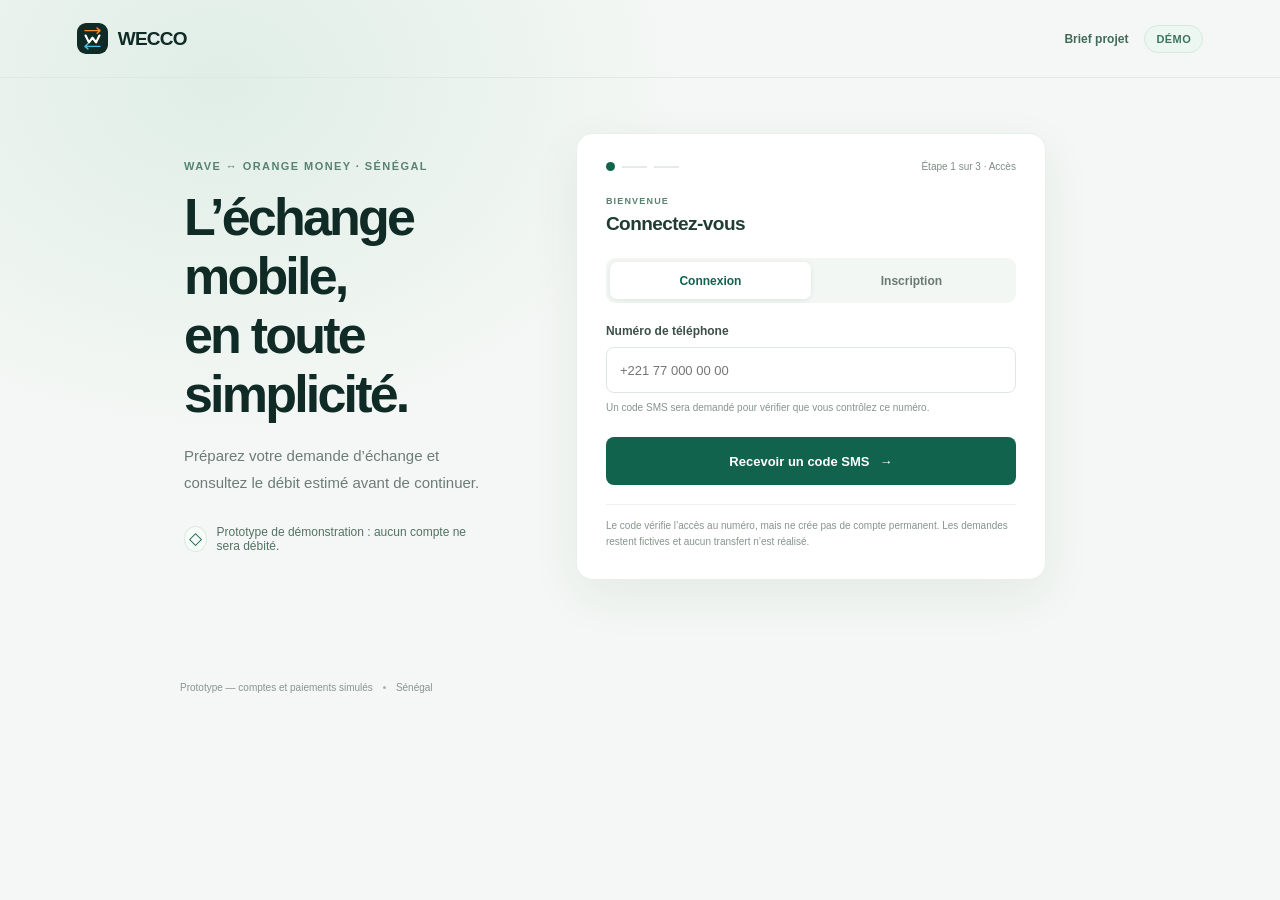
<file: index.html>
<!doctype html>
<html lang="fr">
  <head>
    <meta charset="UTF-8" />
    <meta name="viewport" content="width=device-width, initial-scale=1" />
    <meta name="theme-color" content="#102b25" />
    <meta name="apple-mobile-web-app-capable" content="yes" />
    <meta name="apple-mobile-web-app-status-bar-style" content="default" />
    <meta name="apple-mobile-web-app-title" content="WECCO" />
    <meta
      name="description"
      content="Prototype de demandes d'échange entre portefeuilles mobile money."
    />
    <meta
      name="auth-api-base-url"
      content="https://change-mobile-auth.deurgeunet.workers.dev"
    />
    <title>WECCO — Échange mobile money</title>
    <link rel="manifest" href="manifest.json" />
    <link rel="icon" href="icon.svg?brand=wecco-v2" type="image/svg+xml" />
    <link rel="apple-touch-icon" href="apple-touch-icon.png?brand=wecco-v2" />
    <link rel="stylesheet" href="styles.css" />
    <script src="app.js" defer></script>
  </head>
  <body>
    <header class="topbar">
      <a class="brand" href="#" aria-label="WECCO, accueil">
        <img class="brand-mark" src="icon.svg?brand=wecco-v2" alt="" aria-hidden="true" />
        <span>WECCO</span>
      </a>
      <nav class="topbar-actions" aria-label="Navigation principale">
        <a class="partner-link" href="presentation-partenaire.html">Brief projet</a>
        <button id="logout-button" class="text-button" type="button" hidden>Se déconnecter</button>
        <span class="prototype-badge">Démo</span>
      </nav>
    </header>

    <main class="app-layout">
      <section class="intro app-intro" aria-labelledby="page-title">
        <p class="eyebrow">WAVE ↔ ORANGE MONEY · SÉNÉGAL</p>
        <h1 id="page-title">L’échange mobile,<br />en toute simplicité.</h1>
        <p class="intro-copy">Préparez votre demande d’échange et consultez le débit estimé avant de continuer.</p>
        <div class="trust-note">
          <span class="lock-icon" aria-hidden="true">◇</span>
          <span>Prototype de démonstration : aucun compte ne sera débité.</span>
        </div>
      </section>

      <section class="panel app-panel" aria-label="Parcours WECCO">
        <div id="step-indicator" class="step-indicator" aria-label="Étape 1 sur 3">
          <span class="step-dot is-active"></span><span></span><span></span>
          <p id="step-caption">Étape 1 sur 3 · Accès</p>
        </div>

        <section id="auth-screen" class="app-screen" aria-labelledby="auth-title">
          <div class="panel-heading">
            <div>
              <p class="step-label">BIENVENUE</p>
              <h2 id="auth-title">Connectez-vous</h2>
            </div>
          </div>
          <div class="auth-tabs" role="tablist" aria-label="Connexion ou inscription">
            <button id="login-tab" class="auth-tab is-selected" type="button" role="tab" aria-selected="true" aria-controls="login-form">Connexion</button>
            <button id="signup-tab" class="auth-tab" type="button" role="tab" aria-selected="false" aria-controls="signup-form">Inscription</button>
          </div>

          <form id="login-form" class="auth-form">
            <label for="login-phone">Numéro de téléphone</label>
            <input id="login-phone" name="phone" type="tel" inputmode="tel" autocomplete="tel" placeholder="+221 77 000 00 00" required />
            <p class="field-hint">Un code SMS sera demandé pour vérifier que vous contrôlez ce numéro.</p>
            <button class="submit-button" type="submit">Recevoir un code SMS <span aria-hidden="true">→</span></button>
          </form>

          <form id="signup-form" class="auth-form" hidden>
            <label for="first-name">Prénom</label>
            <input id="first-name" name="firstName" type="text" autocomplete="given-name" maxlength="60" required />
            <label for="last-name">Nom</label>
            <input id="last-name" name="lastName" type="text" autocomplete="family-name" maxlength="60" required />
            <label for="signup-phone">Numéro de téléphone</label>
            <input id="signup-phone" name="phone" type="tel" inputmode="tel" autocomplete="tel" placeholder="+221 77 000 00 00" required />
            <fieldset class="channel-fieldset">
              <legend>Recevoir le code par</legend>
              <label><input type="radio" name="channel" value="sms" checked /> SMS</label>
              <label><input type="radio" name="channel" value="whatsapp" /> WhatsApp</label>
            </fieldset>
            <p class="field-hint">Un code à usage unique sera envoyé pour confirmer que vous avez accès à ce numéro.</p>
            <button class="submit-button" type="submit">Recevoir mon code <span aria-hidden="true">→</span></button>
          </form>
          <form id="verification-form" class="auth-form" hidden>
            <p id="verification-destination" class="verification-destination"></p>
            <label for="verification-code">Code de confirmation</label>
            <input id="verification-code" name="code" type="text" inputmode="numeric" autocomplete="one-time-code" pattern="[0-9]{4,10}" maxlength="10" placeholder="Saisissez le code reçu" required />
            <button id="confirm-code" class="submit-button" type="submit">Confirmer mon numéro →</button>
            <div class="verification-actions">
              <button id="resend-code" class="text-button" type="button">Renvoyer le code</button>
              <button id="change-phone" class="text-button" type="button">Modifier le numéro</button>
            </div>
          </form>
          <p id="auth-error" class="form-message error-message" role="alert"></p>
          <p class="demo-notice">Le code vérifie l’accès au numéro, mais ne crée pas de compte permanent. Les demandes restent fictives et aucun transfert n’est réalisé.</p>
        </section>

        <section id="direction-screen" class="app-screen" aria-labelledby="direction-title" hidden>
          <div class="panel-heading">
            <div>
              <p class="step-label">NOUVEL ÉCHANGE</p>
              <h2 id="direction-title">Choisissez le sens du change</h2>
            </div>
            <span class="step-number">01</span>
          </div>
          <fieldset class="wallet-fieldset route-fieldset">
            <legend>Je veux échanger</legend>
            <label class="route-option">
              <input type="radio" name="route" value="wave-orange" checked />
              <span class="route-card">
                <span class="wallet-logo wave-logo" aria-hidden="true">W</span><strong>Wave</strong>
                <span class="route-arrow" aria-hidden="true">→</span>
                <span class="wallet-logo orange-logo" aria-hidden="true">O</span><strong>Orange Money</strong>
              </span>
            </label>
            <label class="route-option">
              <input type="radio" name="route" value="orange-wave" />
              <span class="route-card">
                <span class="wallet-logo orange-logo" aria-hidden="true">O</span><strong>Orange Money</strong>
                <span class="route-arrow" aria-hidden="true">→</span>
                <span class="wallet-logo wave-logo" aria-hidden="true">W</span><strong>Wave</strong>
              </span>
            </label>
          </fieldset>
          <p class="field-hint">Le premier portefeuille sera celui depuis lequel le montant sera envoyé.</p>
          <button id="to-details" class="submit-button" type="button">Suivant <span aria-hidden="true">→</span></button>
          <button id="logout-from-route" class="secondary-button" type="button">Retour à la connexion</button>
        </section>

        <section id="details-screen" class="app-screen" aria-labelledby="details-title" hidden>
          <div class="panel-heading">
            <div>
              <p class="step-label">DÉTAILS DE L’ÉCHANGE</p>
              <h2 id="details-title">Préparez votre transfert</h2>
            </div>
            <span class="step-number">02</span>
          </div>
          <p id="route-summary" class="route-summary"></p>
          <form id="exchange-form">
            <fieldset class="wallet-fieldset number-choice-fieldset">
              <legend>Numéro du portefeuille de départ</legend>
              <label class="number-choice">
                <input type="radio" name="numberChoice" value="registered" checked />
                <span>Mon numéro inscrit <strong id="registered-phone-label"></strong></span>
              </label>
              <label class="number-choice">
                <input type="radio" name="numberChoice" value="alternate" />
                <span>Utiliser un autre numéro</span>
              </label>
            </fieldset>
            <div id="alternate-phone-wrap" hidden>
              <label for="alternate-phone">Autre numéro du portefeuille de départ</label>
              <input id="alternate-phone" name="alternatePhone" type="tel" inputmode="tel" autocomplete="tel" placeholder="+221 77 000 00 00" />
            </div>

            <div class="wallet-selected">
              <span class="wallet-logo" id="source-wallet-logo" aria-hidden="true">W</span>
              <span>Portefeuille de départ</span>
              <strong id="source-wallet-name">Wave</strong>
            </div>

            <label for="destination-phone">Numéro du portefeuille qui recevra le change</label>
            <input id="destination-phone" name="destinationPhone" type="tel" inputmode="tel" autocomplete="tel" placeholder="+221 77 000 00 00" required />

            <label for="amount">Montant que le bénéficiaire doit recevoir</label>
            <div class="amount-wrap">
              <input id="amount" name="amount" type="number" min="1" step="1" inputmode="numeric" placeholder="Ex. 10 000" required />
              <span class="currency-label">FCFA</span>
            </div>
            <div class="fee-estimate" aria-live="polite">
              <span>Frais de service estimés</span>
              <strong id="fee-amount">Saisissez un montant</strong>
              <p id="fee-note">Gratuit en dessous de 2 000 FCFA. À partir de 2 000 FCFA : 1 %.</p>
              <span>Débit total estimé</span>
              <strong id="total-debit">Saisissez un montant</strong>
              <p class="fee-recipient">Estimation de démonstration. Aucun débit ni transfert réel.</p>
            </div>
            <p class="field-hint">Les frais sont ajoutés au montant demandé. L’arrondi et le débit réel devront être validés avec le prestataire.</p>
            <p id="form-error" class="form-message error-message" role="alert"></p>
            <div class="button-row">
              <button id="back-to-direction" class="secondary-button" type="button">Retour</button>
              <button class="submit-button" type="submit">Voir le récapitulatif <span aria-hidden="true">→</span></button>
            </div>
          </form>
        </section>

        <section id="confirmation-screen" class="app-screen" aria-labelledby="confirmation-title" aria-live="polite" hidden>
          <div class="request-icon" aria-hidden="true">✓</div>
          <p class="step-label">RÉCAPITULATIF DE DÉMONSTRATION</p>
          <h2 id="confirmation-title">Vérifiez votre demande</h2>
          <p id="request-summary" class="confirmation-summary"></p>
          <p class="request-warning">Cette demande est fictive : aucun paiement ni transfert n’a été effectué.</p>
          <button id="new-exchange" class="submit-button" type="button">Préparer un autre échange</button>
        </section>
      </section>

      <footer class="page-footer">
        <span>Prototype — comptes et paiements simulés</span>
        <span class="footer-dot" aria-hidden="true"></span>
        <span>Sénégal</span>
      </footer>
    </main>

    <script>
      if ("serviceWorker" in navigator && location.protocol !== "file:") {
        window.addEventListener("load", () => {
          navigator.serviceWorker.register("./service-worker.js");
        });
      }
    </script>
  </body>
</html>
</file>
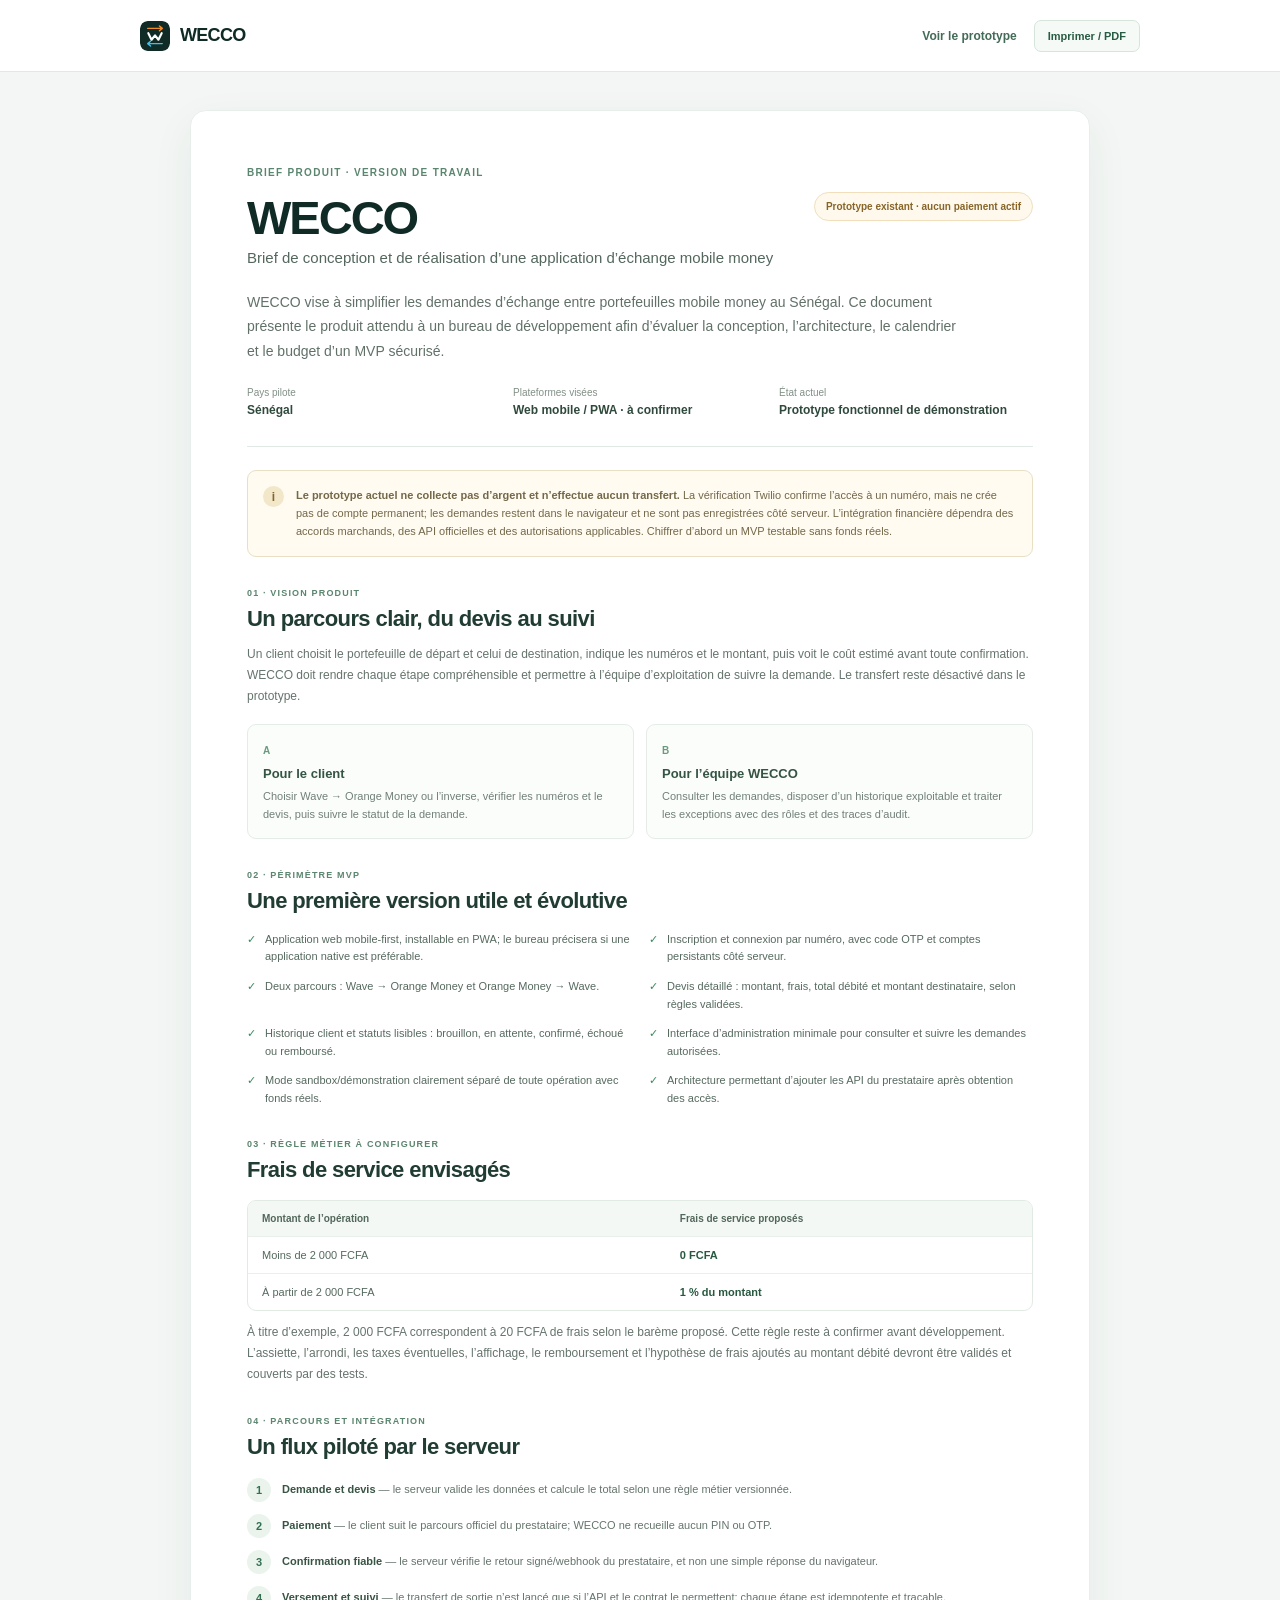
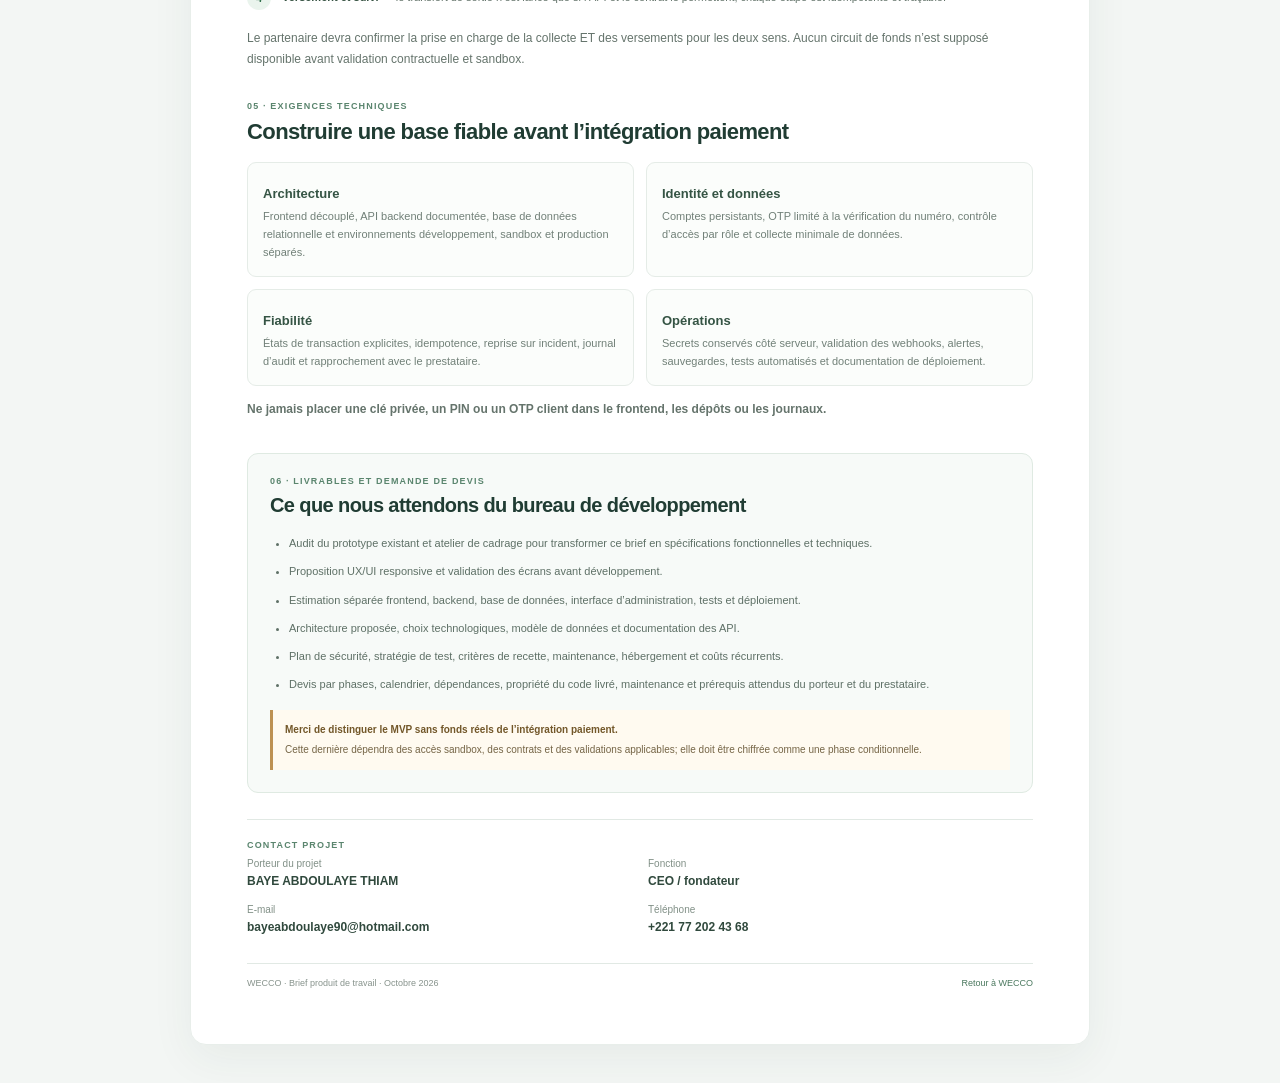
<file: presentation-partenaire.html>
<!doctype html>
<html lang="fr">
  <head>
    <meta charset="UTF-8" />
    <meta name="viewport" content="width=device-width, initial-scale=1" />
    <meta name="theme-color" content="#102b25" />
    <meta
      name="description"
      content="Brief produit WECCO destiné à un bureau de développement d’applications : vision, périmètre MVP, parcours et exigences techniques."
    />
    <title>WECCO — Brief produit pour bureau de développement</title>
    <link rel="icon" href="icon.svg?brand=wecco-v2" type="image/svg+xml" />
    <link rel="stylesheet" href="presentation.css" />
  </head>
  <body>
    <header class="document-header">
      <a class="brand" href="index.html">
        <img class="brand-mark" src="icon.svg?brand=wecco-v2" alt="" aria-hidden="true" />
        <span>WECCO</span>
      </a>
      <div class="header-actions">
        <a class="back-link" href="index.html">Voir le prototype</a>
        <button class="print-button" type="button" onclick="window.print()">
          Imprimer / PDF
        </button>
      </div>
    </header>

    <main class="document">
      <section class="hero">
        <p class="eyebrow">BRIEF PRODUIT · VERSION DE TRAVAIL</p>
        <div class="hero-title-row">
          <div>
            <h1>WECCO</h1>
            <p class="subtitle">Brief de conception et de réalisation d’une application d’échange mobile money</p>
          </div>
          <span class="status-badge">Prototype existant · aucun paiement actif</span>
        </div>
        <p class="hero-copy">
          WECCO vise à simplifier les demandes d’échange entre portefeuilles
          mobile money au Sénégal. Ce document présente le produit attendu à
          un bureau de développement afin d’évaluer la conception, l’architecture,
          le calendrier et le budget d’un MVP sécurisé.
        </p>
        <div class="hero-facts">
          <div><span>Pays pilote</span><strong>Sénégal</strong></div>
          <div><span>Plateformes visées</span><strong>Web mobile / PWA · à confirmer</strong></div>
          <div><span>État actuel</span><strong>Prototype fonctionnel de démonstration</strong></div>
        </div>
      </section>

      <section class="notice" aria-label="Statut important">
        <span class="notice-mark" aria-hidden="true">i</span>
        <p>
          <strong>Le prototype actuel ne collecte pas d’argent et n’effectue aucun transfert.</strong>
          La vérification Twilio confirme l’accès à un numéro, mais ne crée pas
          de compte permanent; les demandes restent dans le navigateur et ne
          sont pas enregistrées côté serveur. L’intégration financière dépendra
          des accords marchands, des API officielles et des autorisations
          applicables. Chiffrer d’abord un MVP testable sans fonds réels.
        </p>
      </section>

      <section class="content-section">
        <p class="section-kicker">01 · VISION PRODUIT</p>
        <h2>Un parcours clair, du devis au suivi</h2>
        <p>
          Un client choisit le portefeuille de départ et celui de destination,
          indique les numéros et le montant, puis voit le coût estimé avant
          toute confirmation. WECCO doit rendre chaque étape compréhensible et
          permettre à l’équipe d’exploitation de suivre la demande. Le transfert
          reste désactivé dans le prototype.
        </p>
        <div class="two-cards">
          <article class="info-card">
            <span class="card-number">A</span>
            <h3>Pour le client</h3>
            <p>Choisir Wave → Orange Money ou l’inverse, vérifier les numéros et le devis, puis suivre le statut de la demande.</p>
          </article>
          <article class="info-card">
            <span class="card-number">B</span>
            <h3>Pour l’équipe WECCO</h3>
            <p>Consulter les demandes, disposer d’un historique exploitable et traiter les exceptions avec des rôles et des traces d’audit.</p>
          </article>
        </div>
      </section>

      <section class="content-section">
        <p class="section-kicker">02 · PÉRIMÈTRE MVP</p>
        <h2>Une première version utile et évolutive</h2>
        <div class="scope-grid">
          <div class="scope-item"><span class="check">✓</span><span>Application web mobile-first, installable en PWA; le bureau précisera si une application native est préférable.</span></div>
          <div class="scope-item"><span class="check">✓</span><span>Inscription et connexion par numéro, avec code OTP et comptes persistants côté serveur.</span></div>
          <div class="scope-item"><span class="check">✓</span><span>Deux parcours : Wave → Orange Money et Orange Money → Wave.</span></div>
          <div class="scope-item"><span class="check">✓</span><span>Devis détaillé : montant, frais, total débité et montant destinataire, selon règles validées.</span></div>
          <div class="scope-item"><span class="check">✓</span><span>Historique client et statuts lisibles : brouillon, en attente, confirmé, échoué ou remboursé.</span></div>
          <div class="scope-item"><span class="check">✓</span><span>Interface d’administration minimale pour consulter et suivre les demandes autorisées.</span></div>
          <div class="scope-item"><span class="check">✓</span><span>Mode sandbox/démonstration clairement séparé de toute opération avec fonds réels.</span></div>
          <div class="scope-item"><span class="check">✓</span><span>Architecture permettant d’ajouter les API du prestataire après obtention des accès.</span></div>
        </div>
      </section>

      <section class="content-section">
        <p class="section-kicker">03 · RÈGLE MÉTIER À CONFIGURER</p>
        <h2>Frais de service envisagés</h2>
        <div class="fee-table" role="table" aria-label="Barème de frais proposé">
          <div class="fee-row fee-head" role="row">
            <span role="columnheader">Montant de l’opération</span>
            <span role="columnheader">Frais de service proposés</span>
          </div>
          <div class="fee-row" role="row">
            <span role="cell">Moins de 2 000 FCFA</span>
            <strong role="cell">0 FCFA</strong>
          </div>
          <div class="fee-row" role="row">
            <span role="cell">À partir de 2 000 FCFA</span>
            <strong role="cell">1 % du montant</strong>
          </div>
        </div>
        <p class="small-note">
          À titre d’exemple, 2 000 FCFA correspondent à 20 FCFA de frais selon
          le barème proposé. Cette règle reste à confirmer avant développement.
          L’assiette, l’arrondi, les taxes éventuelles, l’affichage, le
          remboursement et l’hypothèse de frais ajoutés au montant débité
          devront être validés et couverts par des tests.
        </p>
      </section>

      <section class="content-section">
        <p class="section-kicker">04 · PARCOURS ET INTÉGRATION</p>
        <h2>Un flux piloté par le serveur</h2>
        <ol class="flow-list">
          <li><span>1</span><p><strong>Demande et devis</strong> — le serveur valide les données et calcule le total selon une règle métier versionnée.</p></li>
          <li><span>2</span><p><strong>Paiement</strong> — le client suit le parcours officiel du prestataire; WECCO ne recueille aucun PIN ou OTP.</p></li>
          <li><span>3</span><p><strong>Confirmation fiable</strong> — le serveur vérifie le retour signé/webhook du prestataire, et non une simple réponse du navigateur.</p></li>
          <li><span>4</span><p><strong>Versement et suivi</strong> — le transfert de sortie n’est lancé que si l’API et le contrat le permettent; chaque étape est idempotente et traçable.</p></li>
        </ol>
        <p class="small-note">
          Le partenaire devra confirmer la prise en charge de la collecte ET
          des versements pour les deux sens. Aucun circuit de fonds n’est
          supposé disponible avant validation contractuelle et sandbox.
        </p>
      </section>

      <section class="content-section">
        <p class="section-kicker">05 · EXIGENCES TECHNIQUES</p>
        <h2>Construire une base fiable avant l’intégration paiement</h2>
        <div class="security-grid">
          <article><h3>Architecture</h3><p>Frontend découplé, API backend documentée, base de données relationnelle et environnements développement, sandbox et production séparés.</p></article>
          <article><h3>Identité et données</h3><p>Comptes persistants, OTP limité à la vérification du numéro, contrôle d’accès par rôle et collecte minimale de données.</p></article>
          <article><h3>Fiabilité</h3><p>États de transaction explicites, idempotence, reprise sur incident, journal d’audit et rapprochement avec le prestataire.</p></article>
          <article><h3>Opérations</h3><p>Secrets conservés côté serveur, validation des webhooks, alertes, sauvegardes, tests automatisés et documentation de déploiement.</p></article>
        </div>
        <p class="warning-line">
          Ne jamais placer une clé privée, un PIN ou un OTP client dans le frontend, les dépôts ou les journaux.
        </p>
      </section>

      <section class="partner-request">
        <p class="section-kicker">06 · LIVRABLES ET DEMANDE DE DEVIS</p>
        <h2>Ce que nous attendons du bureau de développement</h2>
        <ul>
          <li>Audit du prototype existant et atelier de cadrage pour transformer ce brief en spécifications fonctionnelles et techniques.</li>
          <li>Proposition UX/UI responsive et validation des écrans avant développement.</li>
          <li>Estimation séparée frontend, backend, base de données, interface d’administration, tests et déploiement.</li>
          <li>Architecture proposée, choix technologiques, modèle de données et documentation des API.</li>
          <li>Plan de sécurité, stratégie de test, critères de recette, maintenance, hébergement et coûts récurrents.</li>
          <li>Devis par phases, calendrier, dépendances, propriété du code livré, maintenance et prérequis attendus du porteur et du prestataire.</li>
        </ul>
        <div class="decision-note">
          <strong>Merci de distinguer le MVP sans fonds réels de l’intégration paiement.</strong>
          Cette dernière dépendra des accès sandbox, des contrats et des validations
          applicables; elle doit être chiffrée comme une phase conditionnelle.
        </div>
      </section>

      <section class="contact-block">
        <p class="section-kicker">CONTACT PROJET</p>
        <div class="contact-grid">
          <div><span>Porteur du projet</span><strong>BAYE ABDOULAYE THIAM</strong></div>
          <div><span>Fonction</span><strong>CEO / fondateur</strong></div>
          <div><span>E-mail</span><strong>bayeabdoulaye90@hotmail.com</strong></div>
          <div><span>Téléphone</span><strong>+221 77 202 43 68</strong></div>
        </div>
      </section>

      <footer class="document-footer">
        <span>WECCO · Brief produit de travail · Octobre 2026</span>
        <a href="index.html">Retour à WECCO</a>
      </footer>
    </main>
  </body>
</html>
</file>
<file: styles.css>
:root {
  color-scheme: light;
  font-family: "Segoe UI", sans-serif;
  color: #17352e;
  background: #f4f7f5;
  font-synthesis: none;
  text-rendering: optimizeLegibility;
  --green: #11634d;
  --dark-green: #102b25;
  --muted: #75827d;
  --line: #e4eae6;
}

* {
  box-sizing: border-box;
}

body {
  min-width: 320px;
  min-height: 100vh;
  margin: 0;
  background:
    radial-gradient(ellipse at 17% 9%, rgba(209, 231, 220, 0.58), transparent 29rem),
    #f4f7f5;
}

button,
input,
select {
  font: inherit;
}

.topbar {
  height: 78px;
  padding: 0 clamp(22px, 6vw, 92px);
  display: flex;
  align-items: center;
  justify-content: space-between;
  border-bottom: 1px solid rgba(222, 231, 225, 0.8);
}

.brand {
  display: inline-flex;
  align-items: center;
  gap: 10px;
  color: var(--dark-green);
  font-family: "Segoe UI", sans-serif;
  font-size: 19px;
  font-weight: 800;
  letter-spacing: -0.8px;
  text-decoration: none;
}

.brand-mark {
  width: 31px;
  height: 31px;
  display: block;
  border-radius: 9px;
}

.brand-light {
  color: var(--green);
}

.prototype-badge {
  padding: 7px 11px;
  border: 1px solid #d7e9df;
  border-radius: 30px;
  color: #3b755e;
  background: #edf7f1;
  font-size: 11px;
  font-weight: 700;
  letter-spacing: 0.04em;
  text-transform: uppercase;
}

.topbar-actions {
  display: flex;
  align-items: center;
  gap: 16px;
}

.partner-link {
  color: #416b58;
  font-size: 12px;
  font-weight: 600;
  text-decoration: none;
}

.partner-link:hover {
  color: var(--green);
  text-decoration: underline;
}

.layout {
  width: min(1060px, calc(100% - 44px));
  margin: 0 auto;
  display: grid;
  grid-template-columns: minmax(0, 1fr) minmax(390px, 470px);
  column-gap: clamp(42px, 8vw, 112px);
  align-items: start;
  padding: 75px 0 32px;
}

.intro {
  padding: 46px 0 0 4px;
}

.eyebrow,
.step-label {
  margin: 0 0 16px;
  color: #58836e;
  font-size: 11px;
  font-weight: 700;
  letter-spacing: 0.13em;
}

h1,
h2,
p {
  margin-top: 0;
}

h1 {
  margin-bottom: 20px;
  color: var(--dark-green);
  font-family: "Segoe UI", sans-serif;
  font-size: clamp(36px, 4.2vw, 52px);
  font-weight: 700;
  letter-spacing: -2.8px;
  line-height: 1.13;
}

.intro-copy {
  max-width: 415px;
  margin-bottom: 29px;
  color: #6d7c76;
  font-size: 15px;
  line-height: 1.75;
}

.trust-note {
  display: flex;
  align-items: center;
  gap: 10px;
  color: #547266;
  font-size: 12px;
}

.lock-icon {
  width: 26px;
  height: 26px;
  display: grid;
  place-items: center;
  border: 1px solid #dce9e1;
  border-radius: 50%;
  background: #f8fcf9;
  color: var(--green);
  font-size: 17px;
}

.panel {
  padding: 27px 29px 30px;
  border: 1px solid #e9efeb;
  border-radius: 17px;
  background: #fff;
  box-shadow: 0 16px 50px rgba(28, 64, 48, 0.07);
}

.panel-heading {
  display: flex;
  align-items: flex-start;
  justify-content: space-between;
  margin-bottom: 23px;
}

.panel-heading .step-label {
  margin-bottom: 7px;
  font-size: 9px;
}

h2 {
  margin-bottom: 0;
  color: #203c33;
  font-family: "Segoe UI", sans-serif;
  font-size: 19px;
  letter-spacing: -0.55px;
}

.step-number {
  color: #c6d5cc;
  font-family: "Segoe UI", sans-serif;
  font-size: 20px;
  font-weight: 700;
}

form > label,
.wallet-fieldset legend {
  display: block;
  margin-bottom: 9px;
  color: #3c5048;
  font-size: 12px;
  font-weight: 600;
}

select,
input[type="tel"],
input[type="number"] {
  width: 100%;
  min-height: 46px;
  padding: 0 13px;
  border: 1px solid #dfe7e2;
  border-radius: 8px;
  outline: none;
  background-color: #fff;
  color: #273e35;
  font-size: 13px;
  transition: border-color 0.15s, box-shadow 0.15s;
}

select:focus,
input:focus {
  border-color: #58a080;
  box-shadow: 0 0 0 3px rgba(17, 99, 77, 0.09);
}

.wallet-fieldset {
  min-width: 0;
  margin: 19px 0 0;
  padding: 0;
  border: 0;
}

.wallet-fieldset legend {
  padding: 0;
}

.wallet-options {
  display: grid;
  grid-template-columns: 1fr 1fr;
  gap: 10px;
}

.wallet-option {
  position: relative;
  cursor: pointer;
}

.wallet-option input {
  position: absolute;
  width: 1px;
  height: 1px;
  opacity: 0;
}

.wallet-card {
  min-height: 58px;
  display: flex;
  align-items: center;
  gap: 9px;
  padding: 9px;
  border: 1px solid #e4eae6;
  border-radius: 9px;
  color: #475950;
  font-size: 11px;
  font-weight: 600;
  transition: border-color 0.15s, background 0.15s;
}

.wallet-option input:checked + .wallet-card {
  border-color: #66a587;
  background: #f4faf6;
  box-shadow: inset 0 0 0 1px #66a587;
}

.wallet-option input:focus-visible + .wallet-card {
  outline: 3px solid rgba(17, 99, 77, 0.18);
}

.wallet-logo {
  width: 29px;
  height: 29px;
  display: grid;
  place-items: center;
  border-radius: 8px;
  font-family: "Segoe UI", sans-serif;
  font-size: 16px;
  font-weight: 800;
}

.wave-logo {
  background: #e7f7fa;
  color: #008da7;
}

.orange-logo {
  background: #fff1e5;
  color: #f27612;
}

.direction-row {
  height: 30px;
  display: grid;
  grid-template-columns: 1fr 30px 1fr;
  align-items: center;
  margin: 1px 0 0;
}

.direction-row span:first-child,
.direction-row span:last-child {
  height: 1px;
  background: #edf1ee;
}

.direction-icon {
  width: 25px;
  height: 25px;
  display: grid;
  place-items: center;
  justify-self: center;
  border: 1px solid #e2ebe5;
  border-radius: 50%;
  background: white;
  color: #53816b;
  font-size: 14px;
}

.destination-fieldset {
  margin-top: 0;
}

.amount-wrap {
  position: relative;
}

.amount-wrap input {
  padding-right: 76px;
  appearance: textfield;
}

.amount-wrap input::-webkit-inner-spin-button,
.amount-wrap input::-webkit-outer-spin-button {
  margin: 0;
  appearance: none;
}

.currency-label {
  position: absolute;
  top: 50%;
  right: 13px;
  color: #7b8982;
  font-size: 11px;
  transform: translateY(-50%);
}

.field-hint {
  margin: 7px 0 18px;
  color: #87948d;
  font-size: 10px;
  line-height: 1.5;
}

.fee-estimate {
  display: grid;
  grid-template-columns: 1fr auto;
  gap: 4px 10px;
  align-items: center;
  margin-top: 11px;
  padding: 11px 12px;
  border: 1px solid #e1ebe4;
  border-radius: 8px;
  background: #f7faf8;
  color: #52675c;
  font-size: 11px;
}

.fee-estimate strong {
  color: #23543f;
  font-size: 12px;
}

.fee-estimate p {
  grid-column: 1 / -1;
  margin: 0;
  color: #849087;
  font-size: 10px;
  line-height: 1.5;
}

.fee-estimate .fee-recipient {
  padding-top: 7px;
  border-top: 1px solid #e5ece7;
  color: #52675c;
}

.fee-recipient strong {
  font-size: inherit;
}

.submit-button {
  width: 100%;
  min-height: 48px;
  display: flex;
  align-items: center;
  justify-content: center;
  gap: 10px;
  margin-top: 22px;
  border: 0;
  border-radius: 8px;
  background: var(--green);
  color: white;
  cursor: pointer;
  font-size: 13px;
  font-weight: 700;
  transition: background 0.15s, transform 0.15s;
}

.submit-button:hover {
  background: #0e563f;
}

.submit-button:active {
  transform: translateY(1px);
}

.form-message {
  min-height: 0;
  margin: 0;
  font-size: 12px;
}

.error-message:not(:empty) {
  margin-top: 11px;
  color: #b43d32;
}

.request-section {
  grid-column: 1 / -1;
  margin-top: 26px;
}

.request-card {
  display: flex;
  align-items: flex-start;
  gap: 15px;
  padding: 20px;
  border: 1px solid #dcece1;
  border-radius: 12px;
  background: #f8fcf9;
}

.request-icon {
  width: 33px;
  height: 33px;
  flex: 0 0 auto;
  display: grid;
  place-items: center;
  border-radius: 50%;
  background: #e1f2e7;
  color: #23794c;
  font-weight: 700;
}

.request-content .step-label {
  margin-bottom: 6px;
  font-size: 9px;
}

.request-content h2 {
  margin-bottom: 8px;
}

.request-content p {
  margin-bottom: 0;
  color: #61746a;
  font-size: 12px;
  line-height: 1.6;
}

.request-content .request-warning {
  margin-top: 6px;
  color: #8b6b32;
}

.page-footer {
  grid-column: 1 / -1;
  display: flex;
  align-items: center;
  gap: 10px;
  margin: 57px 0 0;
  color: #89958f;
  font-size: 10px;
}

.footer-dot {
  width: 3px;
  height: 3px;
  border-radius: 50%;
  background: #a6b4ac;
}

@media (max-width: 760px) {
  .topbar {
    height: 66px;
    padding: 0 20px;
  }

  .topbar-actions {
    gap: 9px;
  }

  .partner-link {
    font-size: 11px;
  }

  .prototype-badge {
    padding: 6px 8px;
    font-size: 9px;
  }

  .layout {
    width: min(500px, calc(100% - 32px));
    grid-template-columns: 1fr;
    gap: 25px;
    padding: 35px 0 24px;
  }

  .intro {
    padding: 0 3px;
  }

  .eyebrow {
    margin-bottom: 10px;
  }

  h1 {
    margin-bottom: 12px;
    font-size: clamp(34px, 9vw, 43px);
    letter-spacing: -2px;
  }

  .intro-copy {
    margin-bottom: 15px;
    font-size: 13px;
    line-height: 1.6;
  }

  .panel {
    padding: 23px 20px 24px;
  }

  .request-section,
  .page-footer {
    grid-column: 1;
  }

  .page-footer {
    flex-wrap: wrap;
    margin-top: 10px;
    line-height: 1.7;
  }
}

@media (max-width: 370px) {
  .panel {
    padding-right: 15px;
    padding-left: 15px;
  }

  .wallet-card {
    gap: 6px;
    padding: 7px;
    font-size: 10px;
  }
}

[hidden] {
  display: none !important;
}

.app-layout {
  width: min(920px, calc(100% - 40px));
  margin: 0 auto;
  display: grid;
  grid-template-columns: minmax(0, 0.85fr) minmax(360px, 470px);
  gap: clamp(30px, 7vw, 90px);
  align-items: center;
  padding: 55px 0 30px;
}

.app-intro {
  padding-top: 0;
}

.app-panel {
  width: 100%;
}

.step-indicator {
  display: flex;
  align-items: center;
  gap: 7px;
  margin-bottom: 24px;
}

.step-indicator > span:not(.step-dot) {
  width: 25px;
  height: 2px;
  background: #e5ece7;
}

.step-dot {
  width: 9px;
  height: 9px;
  border-radius: 50%;
  background: #e0e8e2;
}

.step-dot.is-active {
  background: var(--green);
}

.step-indicator p {
  margin: 0 0 0 auto;
  color: #7d8c83;
  font-size: 10px;
}

.auth-tabs {
  display: grid;
  grid-template-columns: 1fr 1fr;
  margin-bottom: 21px;
  padding: 4px;
  border-radius: 9px;
  background: #f3f7f4;
}

.auth-tab {
  min-height: 37px;
  border: 0;
  border-radius: 7px;
  background: transparent;
  color: #697b71;
  cursor: pointer;
  font-size: 12px;
  font-weight: 600;
}

.auth-tab.is-selected {
  background: #fff;
  color: var(--green);
  box-shadow: 0 1px 5px rgba(28, 64, 48, 0.1);
}

.auth-form {
  display: block;
}

.auth-form input[type="text"] {
  width: 100%;
  min-height: 46px;
  margin-bottom: 16px;
  padding: 0 13px;
  border: 1px solid #dfe7e2;
  border-radius: 8px;
  outline: none;
  color: #273e35;
  font-size: 13px;
}

.auth-form button:disabled {
  cursor: wait;
  opacity: 0.65;
}

.channel-fieldset {
  display: grid;
  grid-template-columns: auto auto;
  justify-content: start;
  gap: 8px 16px;
  margin: 14px 0 0;
  padding: 0;
  border: 0;
  color: #52675c;
  font-size: 12px;
}

.channel-fieldset legend {
  grid-column: 1 / -1;
  margin-bottom: 8px;
  color: #3c5048;
  font-size: 12px;
  font-weight: 600;
}

.channel-fieldset label {
  display: inline-flex;
  align-items: center;
  gap: 6px;
  cursor: pointer;
}

.channel-fieldset input {
  accent-color: var(--green);
}

.verification-destination {
  margin: 0 0 18px;
  padding: 11px 12px;
  border-radius: 8px;
  background: #f4faf6;
  color: #416b58;
  font-size: 11px;
  line-height: 1.5;
}

.verification-actions {
  display: flex;
  justify-content: space-between;
  gap: 12px;
  margin-top: 12px;
}

.verification-actions .text-button {
  padding: 6px 0;
}

.demo-notice {
  margin: 19px 0 0;
  padding-top: 13px;
  border-top: 1px solid #edf1ee;
  color: #87948d;
  font-size: 10px;
  line-height: 1.55;
}

.text-button,
.secondary-button {
  border: 0;
  background: transparent;
  color: #416b58;
  cursor: pointer;
  font-size: 11px;
  font-weight: 600;
}

.secondary-button {
  min-height: 43px;
  padding: 0 12px;
  border: 1px solid #e1e9e3;
  border-radius: 8px;
}

.route-fieldset {
  display: grid;
  gap: 10px;
}

.route-option {
  position: relative;
  cursor: pointer;
}

.route-option input,
.number-choice input {
  accent-color: var(--green);
}

.route-option input {
  position: absolute;
  top: 50%;
  left: 12px;
  z-index: 1;
  transform: translateY(-50%);
}

.route-card {
  min-height: 62px;
  display: flex;
  align-items: center;
  gap: 7px;
  padding: 10px 10px 10px 34px;
  border: 1px solid #e4eae6;
  border-radius: 9px;
  color: #475950;
  font-size: 10px;
}

.route-option input:checked + .route-card {
  border-color: #66a587;
  background: #f4faf6;
  box-shadow: inset 0 0 0 1px #66a587;
}

.route-arrow {
  margin: 0 2px;
  color: #829188;
  font-size: 15px;
}

.number-choice-fieldset {
  margin: 0 0 18px;
}

.number-choice-fieldset legend {
  margin-bottom: 10px;
}

.number-choice {
  display: flex;
  align-items: center;
  gap: 8px;
  min-height: 37px;
  color: #52675c;
  font-size: 11px;
}

.number-choice strong {
  margin-left: 3px;
  color: #263f34;
}

.wallet-selected {
  display: flex;
  align-items: center;
  gap: 9px;
  margin: 0 0 18px;
  padding: 10px 12px;
  border: 1px solid #e4eae6;
  border-radius: 8px;
  color: #718078;
  font-size: 11px;
}

.wallet-selected strong {
  margin-left: auto;
  color: #344d41;
}

.button-row {
  display: grid;
  grid-template-columns: auto 1fr;
  align-items: center;
  gap: 10px;
}

.button-row .submit-button {
  margin-top: 18px;
}

.route-summary {
  margin: -6px 0 18px;
  padding: 10px 12px;
  border-radius: 8px;
  background: #f4faf6;
  color: var(--green);
  font-size: 13px;
  font-weight: 700;
  text-align: center;
}

.confirmation-summary {
  margin: 15px 0;
  color: #52675c;
  font-size: 13px;
  line-height: 1.7;
}

.request-warning {
  margin: 0;
  padding: 12px;
  border-radius: 8px;
  background: #fff8eb;
  color: #8b6b32;
  font-size: 11px;
  line-height: 1.55;
}

.confirmation-screen .request-icon {
  margin-bottom: 16px;
}

.page-footer {
  grid-column: 1 / -1;
  margin-top: 12px;
}

@media (max-width: 760px) {
  .app-layout {
    width: min(500px, calc(100% - 32px));
    grid-template-columns: 1fr;
    gap: 22px;
    padding: 30px 0 24px;
  }

  .app-intro {
    padding: 0 3px;
  }

  .app-intro h1 {
    font-size: clamp(31px, 8vw, 40px);
  }

  .app-intro .intro-copy {
    display: none;
  }

  .app-intro .trust-note {
    font-size: 10px;
  }

  .app-panel {
    padding: 22px 20px 24px;
  }

  .page-footer {
    flex-wrap: wrap;
    margin-top: 0;
    line-height: 1.7;
  }
}

@media (max-width: 370px) {
  .app-panel {
    padding-right: 15px;
    padding-left: 15px;
  }

  .route-card {
    gap: 4px;
    padding-right: 6px;
    font-size: 9px;
  }
}

@media (max-width: 480px) {
  .topbar .partner-link {
    display: none;
  }
}
</file>
<file: presentation.css>
:root {
  color-scheme: light;
  font-family: "Segoe UI", sans-serif;
  color: #17352e;
  background: #f3f6f4;
  font-synthesis: none;
  text-rendering: optimizeLegibility;
  --green: #11634d;
  --dark-green: #102b25;
  --muted: #718078;
  --line: #e1e9e4;
}

* {
  box-sizing: border-box;
}

body {
  min-width: 320px;
  margin: 0;
}

a {
  color: inherit;
}

.document-header {
  height: 72px;
  display: flex;
  align-items: center;
  justify-content: space-between;
  padding: 0 max(24px, calc((100% - 1000px) / 2));
  border-bottom: 1px solid var(--line);
  background: #fff;
}

.brand {
  display: inline-flex;
  align-items: center;
  gap: 10px;
  color: var(--dark-green);
  font-size: 18px;
  font-weight: 800;
  letter-spacing: -0.7px;
  text-decoration: none;
}

.brand-mark {
  width: 30px;
  height: 30px;
  display: block;
  border-radius: 8px;
}

.brand-light {
  color: var(--green);
}

.header-actions {
  display: flex;
  align-items: center;
  gap: 17px;
}

.back-link {
  color: #436b58;
  font-size: 12px;
  font-weight: 600;
  text-decoration: none;
}

.print-button {
  padding: 9px 13px;
  border: 1px solid #d6e5dc;
  border-radius: 7px;
  background: #f5faf6;
  color: #285b43;
  cursor: pointer;
  font: inherit;
  font-size: 11px;
  font-weight: 700;
}

.document {
  width: min(900px, calc(100% - 36px));
  margin: 38px auto;
  padding: clamp(24px, 5vw, 56px);
  border: 1px solid #e8eeea;
  border-radius: 16px;
  background: #fff;
  box-shadow: 0 14px 44px rgba(30, 61, 47, 0.06);
}

.hero {
  padding-bottom: 29px;
  border-bottom: 1px solid var(--line);
}

.eyebrow,
.section-kicker {
  margin: 0 0 14px;
  color: #5a856e;
  font-size: 10px;
  font-weight: 700;
  letter-spacing: 0.13em;
}

.hero-title-row {
  display: flex;
  align-items: flex-start;
  justify-content: space-between;
  gap: 18px;
}

h1,
h2,
h3,
p {
  margin-top: 0;
}

h1 {
  margin-bottom: 5px;
  color: var(--dark-green);
  font-size: clamp(34px, 6vw, 47px);
  letter-spacing: -2px;
  line-height: 1.1;
}

.subtitle {
  margin: 0;
  color: #53675d;
  font-size: 15px;
}

.status-badge {
  flex: 0 0 auto;
  padding: 8px 11px;
  border: 1px solid #f1dfbc;
  border-radius: 20px;
  background: #fff9ed;
  color: #876528;
  font-size: 10px;
  font-weight: 700;
}

.hero-copy {
  max-width: 720px;
  margin: 24px 0;
  color: #617168;
  font-size: 14px;
  line-height: 1.75;
}

.hero-facts {
  display: grid;
  grid-template-columns: repeat(3, 1fr);
  gap: 12px;
}

.hero-facts div,
.contact-grid div {
  display: grid;
  gap: 5px;
}

.hero-facts span,
.contact-grid span {
  color: #819087;
  font-size: 10px;
}

.hero-facts strong,
.contact-grid strong {
  color: #30493d;
  font-size: 12px;
}

.notice {
  display: flex;
  gap: 12px;
  margin: 23px 0 0;
  padding: 15px;
  border: 1px solid #e9dfc5;
  border-radius: 9px;
  background: #fffbf1;
}

.notice-mark {
  width: 21px;
  height: 21px;
  flex: 0 0 auto;
  display: grid;
  place-items: center;
  border-radius: 50%;
  background: #f2e7c9;
  color: #80652e;
  font-size: 12px;
  font-weight: 700;
}

.notice p {
  margin: 0;
  color: #746849;
  font-size: 11px;
  line-height: 1.65;
}

.content-section {
  padding-top: 31px;
}

.section-kicker {
  margin-bottom: 8px;
  font-size: 9px;
}

h2 {
  margin-bottom: 12px;
  color: #203c33;
  font-size: 22px;
  letter-spacing: -0.6px;
}

.content-section > p:not(.section-kicker),
.small-note {
  color: #65746c;
  font-size: 12px;
  line-height: 1.75;
}

.two-cards,
.security-grid {
  display: grid;
  grid-template-columns: repeat(2, 1fr);
  gap: 12px;
  margin-top: 17px;
}

.info-card,
.security-grid article {
  padding: 15px;
  border: 1px solid #e5ece7;
  border-radius: 9px;
  background: #fbfdfb;
}

.card-number {
  color: #6a9a7d;
  font-size: 10px;
  font-weight: 700;
}

.info-card h3,
.security-grid h3 {
  margin: 8px 0 6px;
  color: #355444;
  font-size: 13px;
}

.info-card p,
.security-grid p {
  margin: 0;
  color: #718078;
  font-size: 11px;
  line-height: 1.65;
}

.scope-grid {
  display: grid;
  grid-template-columns: 1fr 1fr;
  gap: 12px 18px;
  margin-top: 17px;
}

.scope-item {
  display: flex;
  align-items: flex-start;
  gap: 9px;
  color: #566a5f;
  font-size: 11px;
  line-height: 1.6;
}

.check {
  color: #3b8a5e;
  font-weight: 800;
}

.fee-table {
  overflow: hidden;
  margin-top: 17px;
  border: 1px solid #e2eae4;
  border-radius: 9px;
}

.fee-row {
  display: grid;
  grid-template-columns: 1.2fr 1fr;
  gap: 12px;
  padding: 12px 14px;
  border-top: 1px solid #e9efeb;
  color: #566a5f;
  font-size: 11px;
}

.fee-row:first-child {
  border-top: 0;
}

.fee-row strong {
  color: #285940;
}

.fee-head {
  background: #f4f8f5;
  color: #52675b;
  font-size: 10px;
  font-weight: 700;
}

.small-note {
  margin: 11px 0 0;
  font-size: 10px;
}

.flow-list {
  display: grid;
  gap: 12px;
  margin: 18px 0;
  padding: 0;
  list-style: none;
}

.flow-list li {
  display: flex;
  gap: 11px;
  align-items: flex-start;
}

.flow-list li > span {
  width: 24px;
  height: 24px;
  flex: 0 0 auto;
  display: grid;
  place-items: center;
  border-radius: 50%;
  background: #eaf4ed;
  color: #32714d;
  font-size: 11px;
  font-weight: 700;
}

.flow-list p {
  margin: 2px 0 0;
  color: #64746b;
  font-size: 11px;
  line-height: 1.65;
}

.flow-list strong {
  color: #385444;
}

.security-grid {
  margin-bottom: 13px;
}

.warning-line {
  margin: 0;
  color: #a14d3d;
  font-size: 11px;
  font-weight: 700;
}

.partner-request {
  margin-top: 33px;
  padding: 22px;
  border: 1px solid #dfeae2;
  border-radius: 11px;
  background: #f7faf8;
}

.partner-request h2 {
  font-size: 20px;
}

.partner-request ul {
  display: grid;
  gap: 10px;
  margin: 17px 0;
  padding-left: 19px;
  color: #5e7066;
  font-size: 11px;
  line-height: 1.65;
}

.decision-note {
  padding: 12px;
  border-left: 3px solid #bd9152;
  background: #fffaf0;
  color: #756546;
  font-size: 10px;
  line-height: 1.65;
}

.decision-note strong {
  display: block;
  margin-bottom: 3px;
  color: #725729;
}

.contact-block {
  margin-top: 26px;
  padding-top: 20px;
  border-top: 1px solid var(--line);
}

.contact-grid {
  display: grid;
  grid-template-columns: 1fr 1fr;
  gap: 16px;
}

.document-footer {
  display: flex;
  justify-content: space-between;
  gap: 12px;
  margin-top: 29px;
  padding-top: 14px;
  border-top: 1px solid var(--line);
  color: #87938c;
  font-size: 9px;
}

.document-footer a {
  color: #4a785e;
  text-decoration: none;
}

@media (max-width: 620px) {
  .document-header {
    height: 64px;
    padding: 0 16px;
  }

  .header-actions {
    gap: 11px;
  }

  .back-link {
    font-size: 10px;
  }

  .document {
    width: calc(100% - 20px);
    margin: 10px auto;
    padding: 23px 18px;
    border-radius: 11px;
  }

  .hero-title-row {
    flex-direction: column;
  }

  .status-badge {
    white-space: normal;
  }

  .hero-facts {
    grid-template-columns: 1fr;
  }

  .hero-facts div {
    grid-template-columns: 110px 1fr;
    align-items: baseline;
  }

  .two-cards,
  .security-grid,
  .scope-grid,
  .contact-grid {
    grid-template-columns: 1fr;
  }

  .document-footer {
    flex-direction: column;
  }
}

@media print {
  @page {
    margin: 16mm;
  }

  body {
    background: #fff;
  }

  .document-header {
    display: none;
  }

  .document {
    width: 100%;
    margin: 0;
    padding: 0;
    border: 0;
    border-radius: 0;
    box-shadow: none;
  }

  .content-section,
  .partner-request,
  .contact-block,
  .info-card,
  .security-grid article {
    break-inside: avoid;
  }

  .status-badge,
  .notice,
  .partner-request,
  .fee-head,
  .fee-row {
    print-color-adjust: exact;
    -webkit-print-color-adjust: exact;
  }
}
</file>
